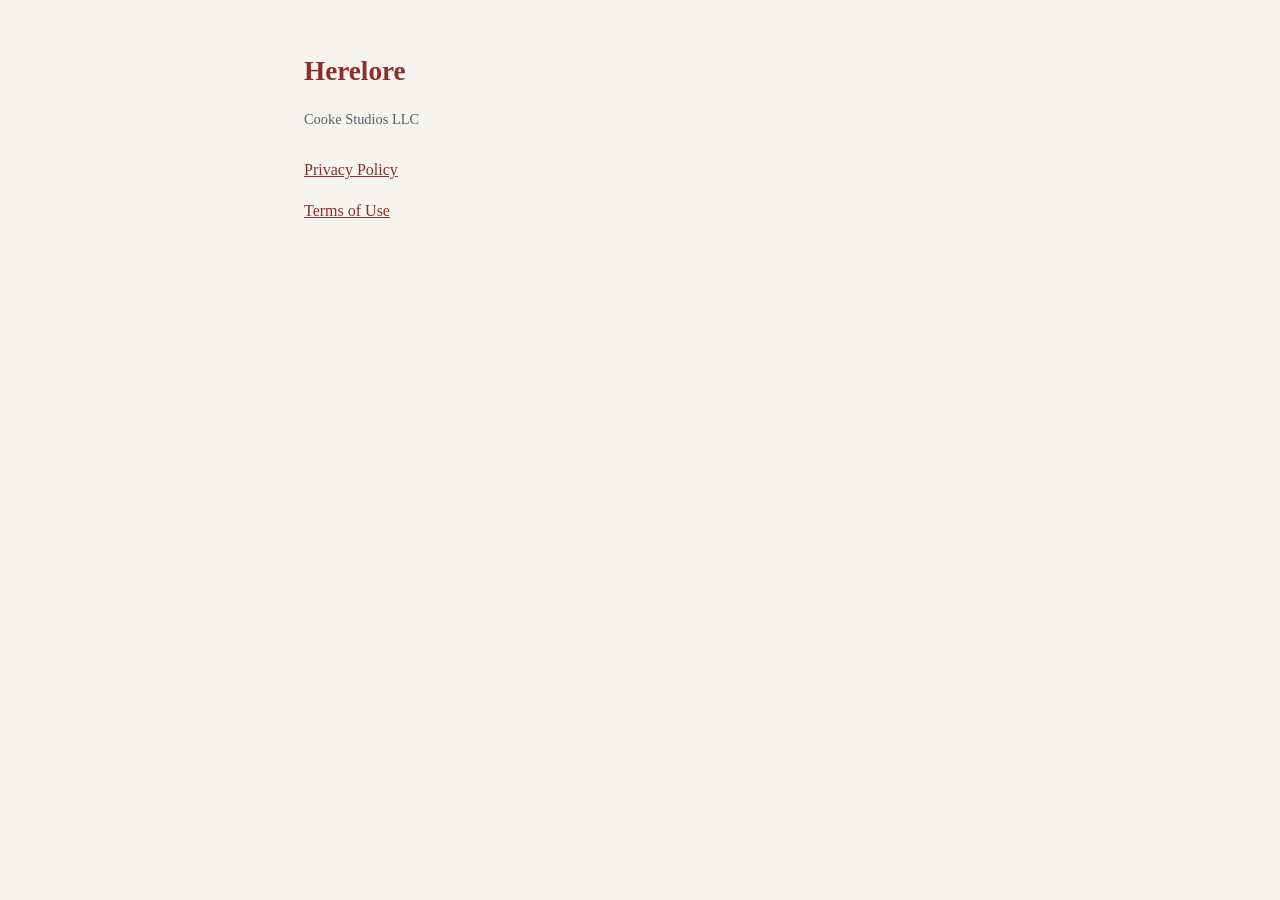
<file: herelore/index.html>
<!DOCTYPE html>
<html lang="en"><head><meta charset="utf-8"><meta name="viewport" content="width=device-width, initial-scale=1">
<title>Herelore — Legal</title><link rel="stylesheet" href="style.css"></head><body>
<h1>Herelore</h1>
<p class="meta">Cooke Studios LLC</p>
<p><a href="privacy.html">Privacy Policy</a></p>
<p><a href="terms.html">Terms of Use</a></p>
</body></html>
</file>
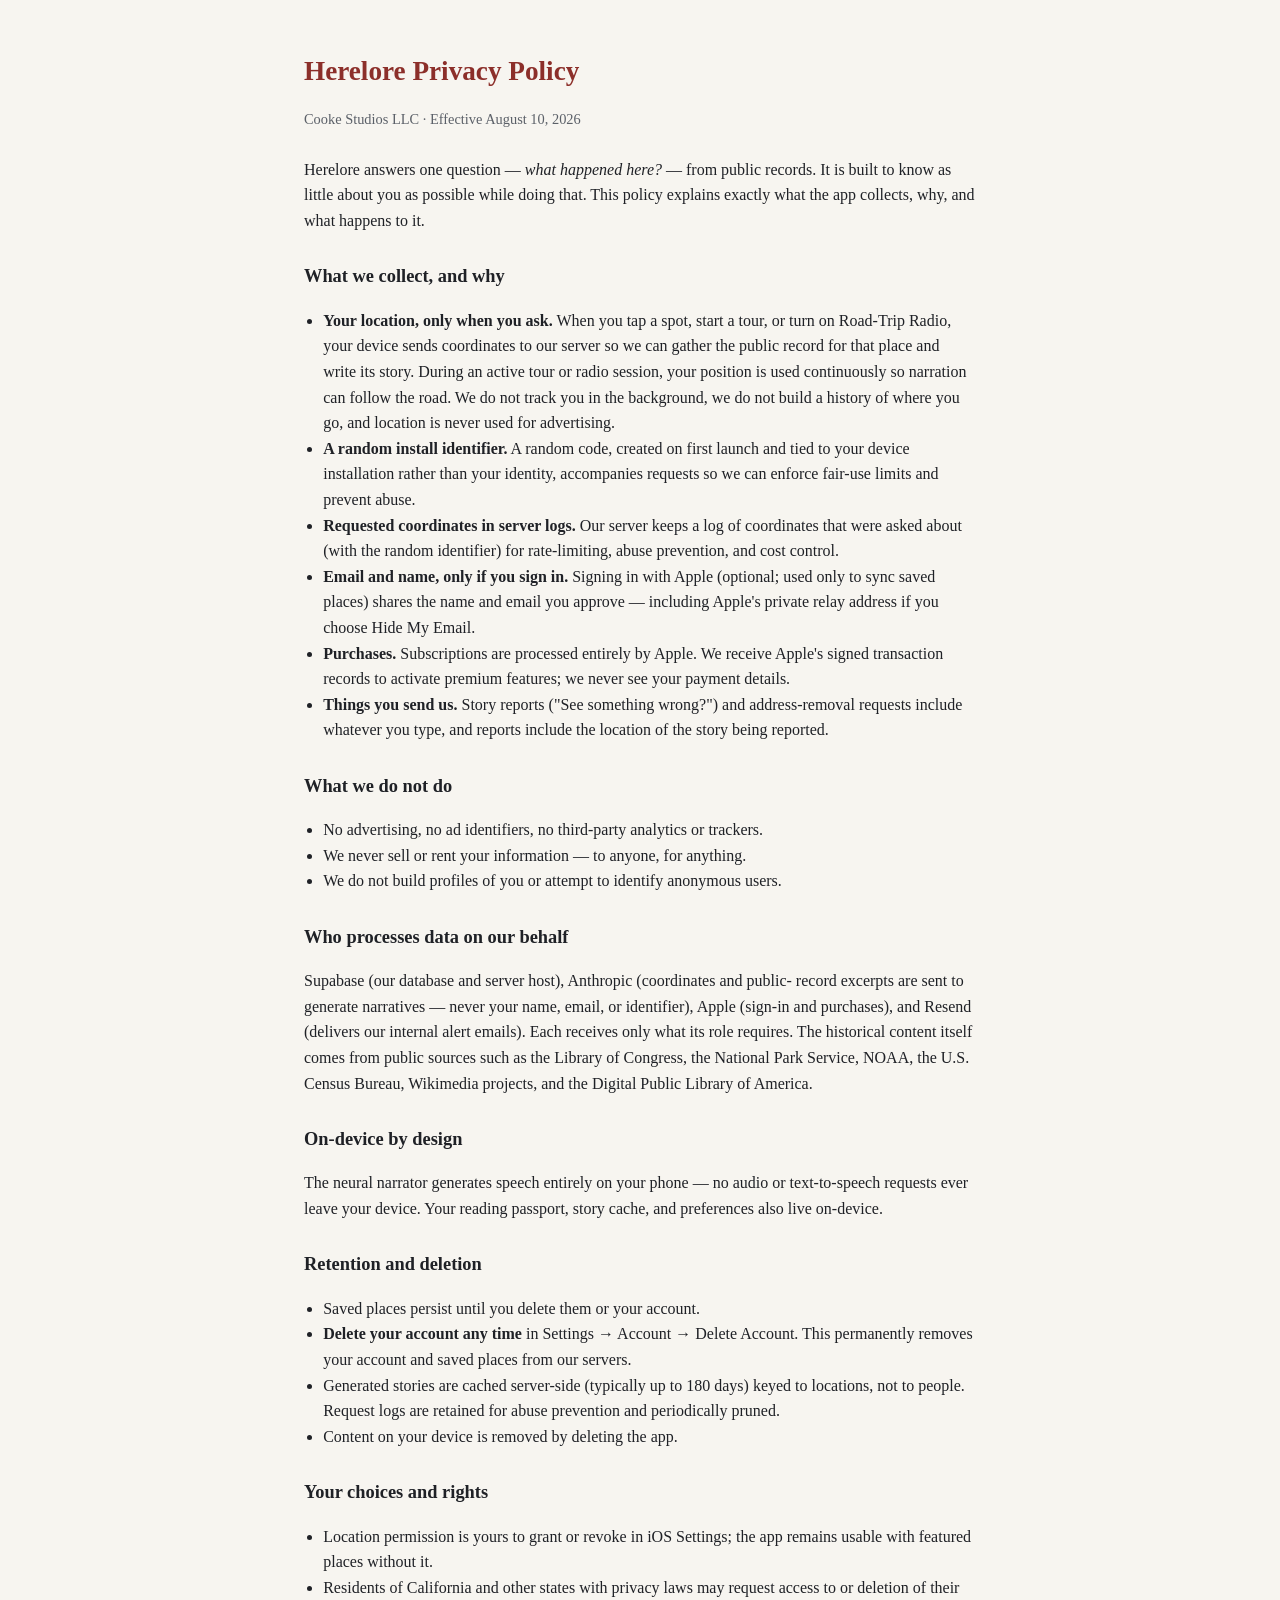
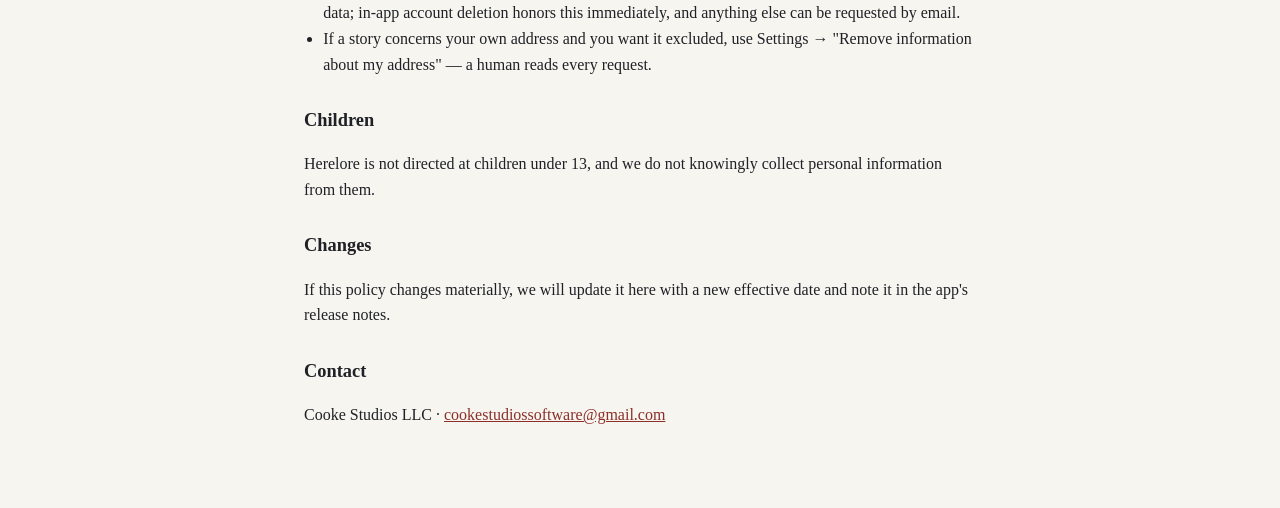
<file: herelore/privacy.html>
<!DOCTYPE html>
<html lang="en"><head><meta charset="utf-8"><meta name="viewport" content="width=device-width, initial-scale=1">
<title>Herelore — Privacy Policy</title><link rel="stylesheet" href="style.css"></head><body>
<h1>Herelore Privacy Policy</h1>
<p class="meta">Cooke Studios LLC · Effective August 10, 2026</p>

<p>Herelore answers one question — <em>what happened here?</em> — from public
records. It is built to know as little about you as possible while doing that.
This policy explains exactly what the app collects, why, and what happens to it.</p>

<h2>What we collect, and why</h2>
<ul>
<li><strong>Your location, only when you ask.</strong> When you tap a spot,
start a tour, or turn on Road-Trip Radio, your device sends coordinates to our
server so we can gather the public record for that place and write its story.
During an active tour or radio session, your position is used continuously so
narration can follow the road. We do not track you in the background, we do not
build a history of where you go, and location is never used for advertising.</li>
<li><strong>A random install identifier.</strong> A random code, created on
first launch and tied to your device installation rather than your identity,
accompanies requests so we can enforce fair-use limits and prevent abuse.</li>
<li><strong>Requested coordinates in server logs.</strong> Our server keeps a
log of coordinates that were asked about (with the random identifier) for
rate-limiting, abuse prevention, and cost control.</li>
<li><strong>Email and name, only if you sign in.</strong> Signing in with
Apple (optional; used only to sync saved places) shares the name and email you
approve — including Apple's private relay address if you choose Hide My Email.</li>
<li><strong>Purchases.</strong> Subscriptions are processed entirely by Apple.
We receive Apple's signed transaction records to activate premium features; we
never see your payment details.</li>
<li><strong>Things you send us.</strong> Story reports ("See something
wrong?") and address-removal requests include whatever you type, and reports
include the location of the story being reported.</li>
</ul>

<h2>What we do not do</h2>
<ul>
<li>No advertising, no ad identifiers, no third-party analytics or trackers.</li>
<li>We never sell or rent your information — to anyone, for anything.</li>
<li>We do not build profiles of you or attempt to identify anonymous users.</li>
</ul>

<h2>Who processes data on our behalf</h2>
<p>Supabase (our database and server host), Anthropic (coordinates and public-
record excerpts are sent to generate narratives — never your name, email, or
identifier), Apple (sign-in and purchases), and Resend (delivers our internal
alert emails). Each receives only what its role requires. The historical
content itself comes from public sources such as the Library of Congress, the
National Park Service, NOAA, the U.S. Census Bureau, Wikimedia projects, and
the Digital Public Library of America.</p>

<h2>On-device by design</h2>
<p>The neural narrator generates speech entirely on your phone — no audio or
text-to-speech requests ever leave your device. Your reading passport, story
cache, and preferences also live on-device.</p>

<h2>Retention and deletion</h2>
<ul>
<li>Saved places persist until you delete them or your account.</li>
<li><strong>Delete your account any time</strong> in Settings → Account →
Delete Account. This permanently removes your account and saved places from
our servers.</li>
<li>Generated stories are cached server-side (typically up to 180 days) keyed
to locations, not to people. Request logs are retained for abuse prevention
and periodically pruned.</li>
<li>Content on your device is removed by deleting the app.</li>
</ul>

<h2>Your choices and rights</h2>
<ul>
<li>Location permission is yours to grant or revoke in iOS Settings; the app
remains usable with featured places without it.</li>
<li>Residents of California and other states with privacy laws may request
access to or deletion of their data; in-app account deletion honors this
immediately, and anything else can be requested by email.</li>
<li>If a story concerns your own address and you want it excluded, use
Settings → "Remove information about my address" — a human reads every
request.</li>
</ul>

<h2>Children</h2>
<p>Herelore is not directed at children under 13, and we do not knowingly
collect personal information from them.</p>

<h2>Changes</h2>
<p>If this policy changes materially, we will update it here with a new
effective date and note it in the app's release notes.</p>

<h2>Contact</h2>
<p>Cooke Studios LLC · <a href="mailto:cookestudiossoftware@gmail.com">cookestudiossoftware@gmail.com</a></p>
</body></html>
</file>
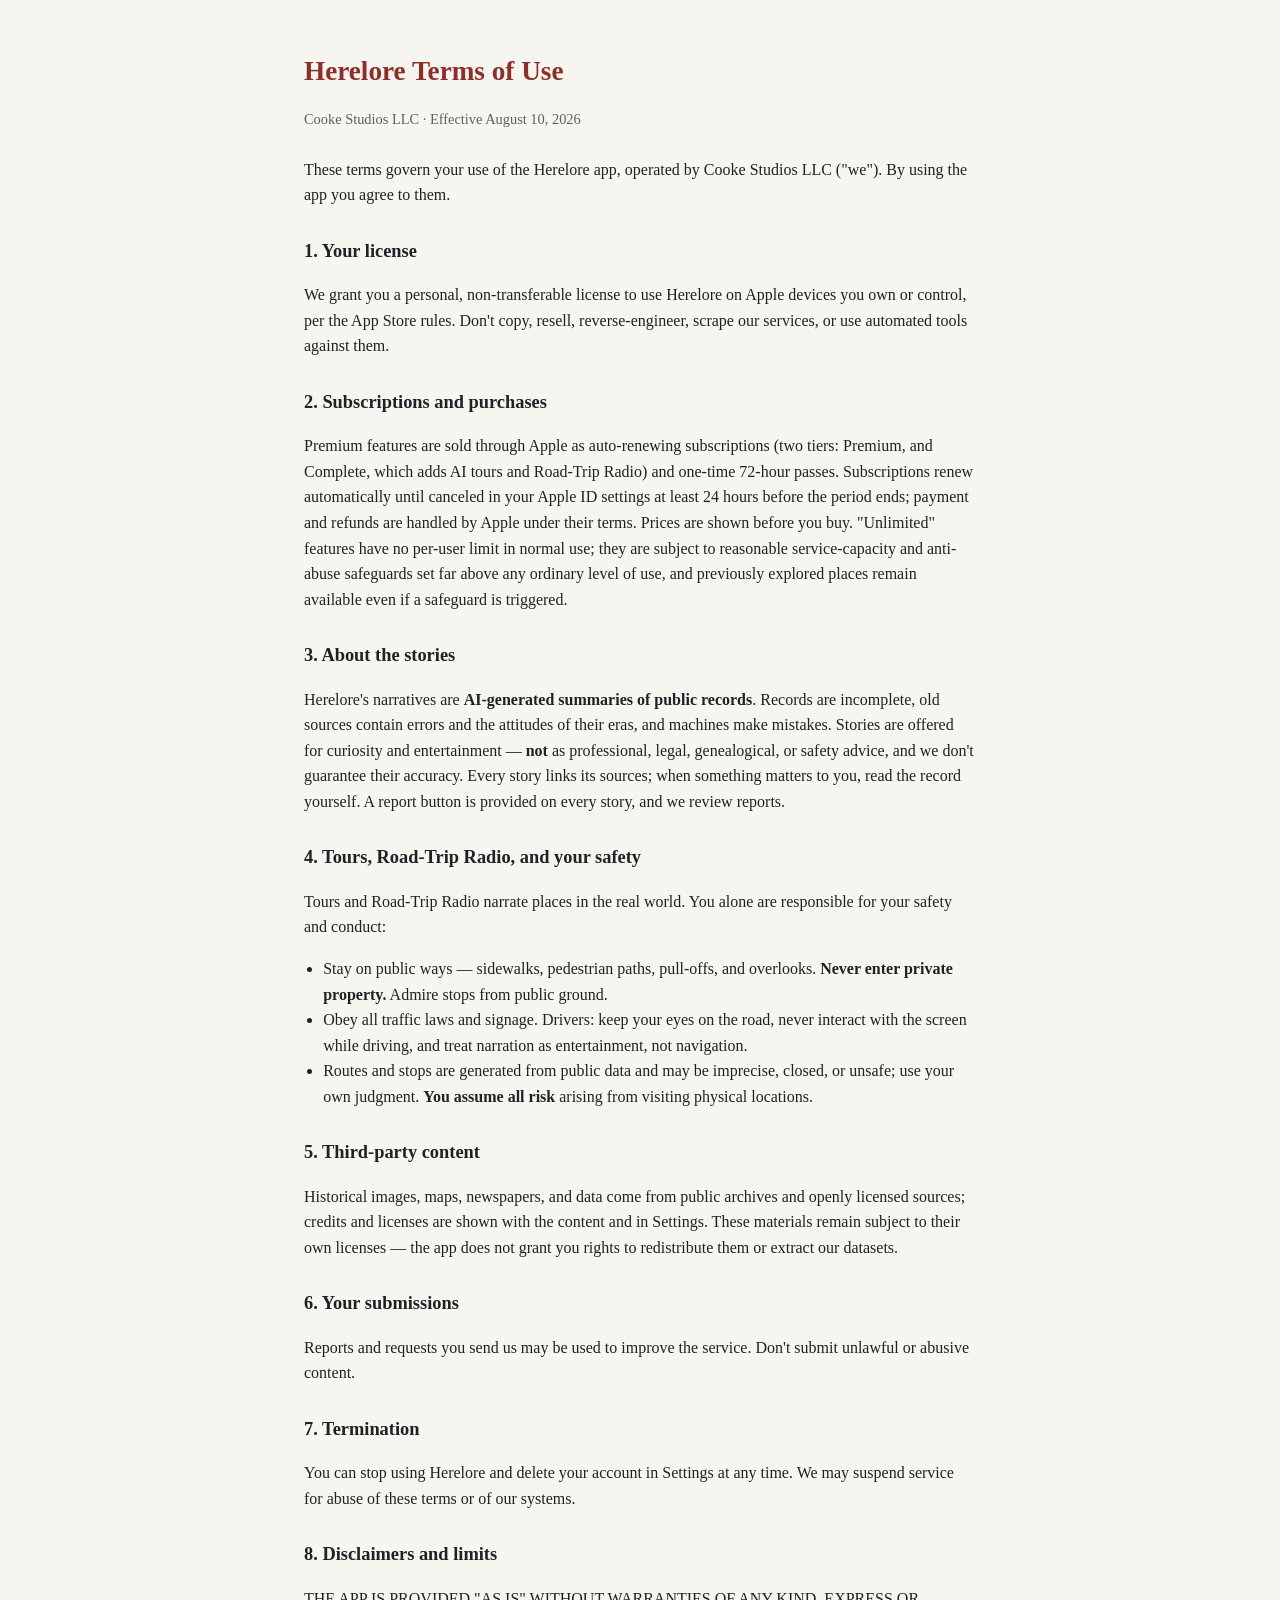
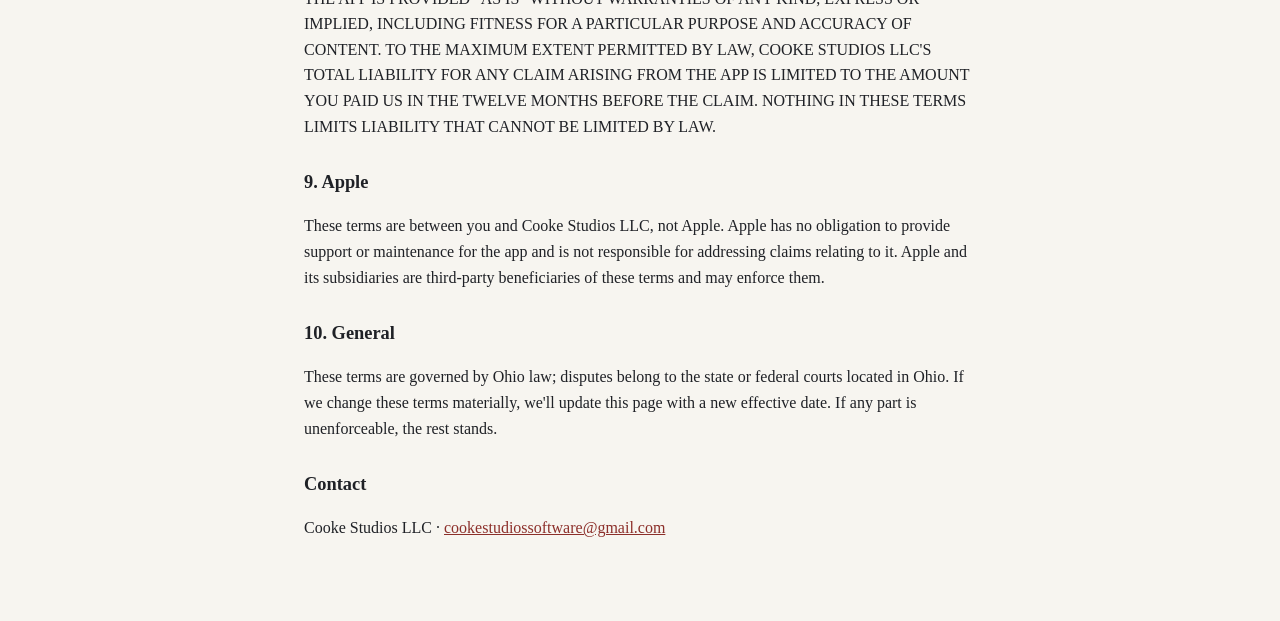
<file: herelore/terms.html>
<!DOCTYPE html>
<html lang="en"><head><meta charset="utf-8"><meta name="viewport" content="width=device-width, initial-scale=1">
<title>Herelore — Terms of Use</title><link rel="stylesheet" href="style.css"></head><body>
<h1>Herelore Terms of Use</h1>
<p class="meta">Cooke Studios LLC · Effective August 10, 2026</p>

<p>These terms govern your use of the Herelore app, operated by Cooke Studios
LLC ("we"). By using the app you agree to them.</p>

<h2>1. Your license</h2>
<p>We grant you a personal, non-transferable license to use Herelore on Apple
devices you own or control, per the App Store rules. Don't copy, resell,
reverse-engineer, scrape our services, or use automated tools against them.</p>

<h2>2. Subscriptions and purchases</h2>
<p>Premium features are sold through Apple as auto-renewing subscriptions
(two tiers: Premium, and Complete, which adds AI tours and Road-Trip Radio)
and one-time 72-hour passes. Subscriptions renew automatically until canceled in
your Apple ID settings at least 24 hours before the period ends; payment and
refunds are handled by Apple under their terms. Prices are shown before you
buy. "Unlimited" features have no per-user limit in normal use; they are
subject to reasonable service-capacity and anti-abuse safeguards set far
above any ordinary level of use, and previously explored places remain
available even if a safeguard is triggered.</p>

<h2>3. About the stories</h2>
<p>Herelore's narratives are <strong>AI-generated summaries of public
records</strong>. Records are incomplete, old sources contain errors and the
attitudes of their eras, and machines make mistakes. Stories are offered for
curiosity and entertainment — <strong>not</strong> as professional, legal,
genealogical, or safety advice, and we don't guarantee their accuracy. Every
story links its sources; when something matters to you, read the record
yourself. A report button is provided on every story, and we review reports.</p>

<h2>4. Tours, Road-Trip Radio, and your safety</h2>
<p>Tours and Road-Trip Radio narrate places in the real world. You alone are
responsible for your safety and conduct:</p>
<ul>
<li>Stay on public ways — sidewalks, pedestrian paths, pull-offs, and
overlooks. <strong>Never enter private property.</strong> Admire stops from
public ground.</li>
<li>Obey all traffic laws and signage. Drivers: keep your eyes on the road,
never interact with the screen while driving, and treat narration as
entertainment, not navigation.</li>
<li>Routes and stops are generated from public data and may be imprecise,
closed, or unsafe; use your own judgment. <strong>You assume all risk</strong>
arising from visiting physical locations.</li>
</ul>

<h2>5. Third-party content</h2>
<p>Historical images, maps, newspapers, and data come from public archives and
openly licensed sources; credits and licenses are shown with the content and
in Settings. These materials remain subject to their own licenses — the app
does not grant you rights to redistribute them or extract our datasets.</p>

<h2>6. Your submissions</h2>
<p>Reports and requests you send us may be used to improve the service. Don't
submit unlawful or abusive content.</p>

<h2>7. Termination</h2>
<p>You can stop using Herelore and delete your account in Settings at any
time. We may suspend service for abuse of these terms or of our systems.</p>

<h2>8. Disclaimers and limits</h2>
<p>THE APP IS PROVIDED "AS IS" WITHOUT WARRANTIES OF ANY KIND, EXPRESS OR
IMPLIED, INCLUDING FITNESS FOR A PARTICULAR PURPOSE AND ACCURACY OF CONTENT.
TO THE MAXIMUM EXTENT PERMITTED BY LAW, COOKE STUDIOS LLC'S TOTAL LIABILITY
FOR ANY CLAIM ARISING FROM THE APP IS LIMITED TO THE AMOUNT YOU PAID US IN
THE TWELVE MONTHS BEFORE THE CLAIM. NOTHING IN THESE TERMS LIMITS LIABILITY
THAT CANNOT BE LIMITED BY LAW.</p>

<h2>9. Apple</h2>
<p>These terms are between you and Cooke Studios LLC, not Apple. Apple has no
obligation to provide support or maintenance for the app and is not
responsible for addressing claims relating to it. Apple and its subsidiaries
are third-party beneficiaries of these terms and may enforce them.</p>

<h2>10. General</h2>
<p>These terms are governed by Ohio law; disputes belong to the state or
federal courts located in Ohio. If we change these terms materially, we'll
update this page with a new effective date. If any part is unenforceable, the
rest stands.</p>

<h2>Contact</h2>
<p>Cooke Studios LLC · <a href="mailto:cookestudiossoftware@gmail.com">cookestudiossoftware@gmail.com</a></p>
</body></html>
</file>
<file: herelore/style.css>
body { font-family: Georgia, 'Times New Roman', serif; max-width: 42rem; margin: 0 auto; padding: 2rem 1.2rem 4rem; color: #1f2126; background: #f7f5f0; line-height: 1.6; }
h1 { font-size: 1.7rem; color: #8c2f2a; margin-bottom: .2rem; }
h2 { font-size: 1.15rem; margin-top: 1.8rem; color: #1f2126; }
.meta { color: #5b6068; font-size: .9rem; margin-bottom: 1.6rem; }
a { color: #8c2f2a; }
ul { padding-left: 1.2rem; }
</file>
